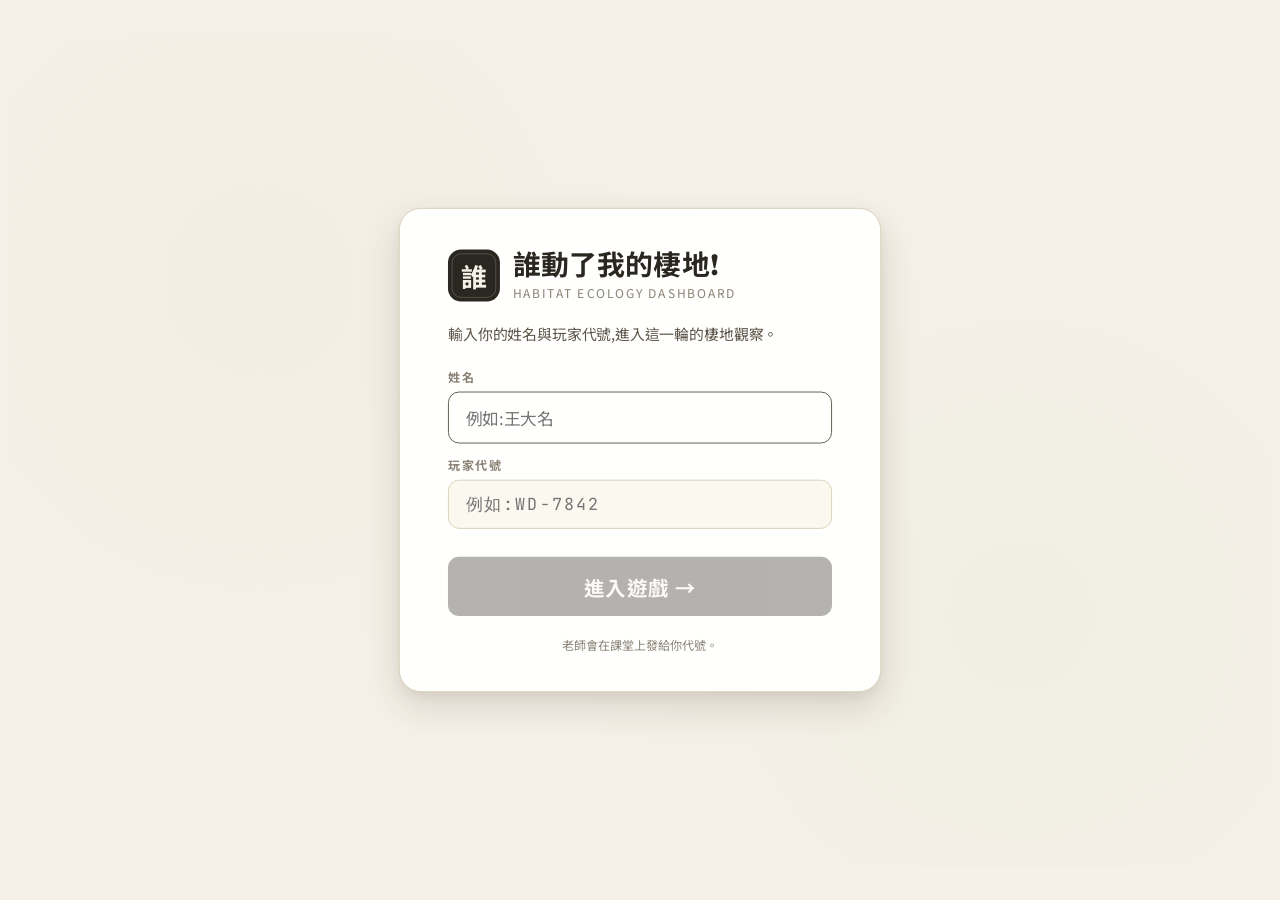
<file: index.html>
<!doctype html>
<html lang="zh-Hant">
<head>
  <meta charset="utf-8" />
  <meta name="viewport" content="width=1366, initial-scale=1" />
  <title>誰動了我的棲地!</title>

  <link rel="preconnect" href="https://fonts.googleapis.com" />
  <link rel="preconnect" href="https://fonts.gstatic.com" crossorigin />
  <link href="https://fonts.googleapis.com/css2?family=Noto+Sans+TC:wght@400;500;600;700;900&family=Fraunces:opsz,wght@9..144,500;9..144,700&family=JetBrains+Mono:wght@400;600&display=swap" rel="stylesheet" />

  <link rel="stylesheet" href="styles/base.css" />
  <link rel="stylesheet" href="styles/topbar.css" />
  <link rel="stylesheet" href="styles/login.css" />
  <link rel="stylesheet" href="styles/action-screen.css" />
  <link rel="stylesheet" href="styles/habitat-map.css" />
  <link rel="stylesheet" href="styles/chat.css" />
  <link rel="stylesheet" href="styles/report-screen.css" />
</head>
<body>
  <div id="hd-stage" class="hd-stage"></div>

  <!-- 載入順序:設定 → 工具 → 資料 → 元件 → 路由 → 入口 -->
  <script defer src="js/config.js"></script>
  <script defer src="js/session.js"></script>
  <script defer src="js/data.js"></script>
  <script defer src="js/icons.js"></script>
  <script defer src="js/state.js"></script>
  <script defer src="js/api.js"></script>
  <script defer src="js/components/topbar.js"></script>
  <script defer src="js/components/timer.js"></script>
  <script defer src="js/components/login.js"></script>
  <script defer src="js/components/habitat-map.js"></script>
  <script defer src="js/components/side-panel.js"></script>
  <script defer src="js/components/action-panel.js"></script>
  <script defer src="js/components/queue-panel.js"></script>
  <script defer src="js/components/chat.js"></script>
  <script defer src="js/components/action-screen.js"></script>
  <script defer src="js/components/survival-report.js"></script>
  <script defer src="js/router.js"></script>
  <script defer src="js/main.js"></script>
</body>
</html>
</file>
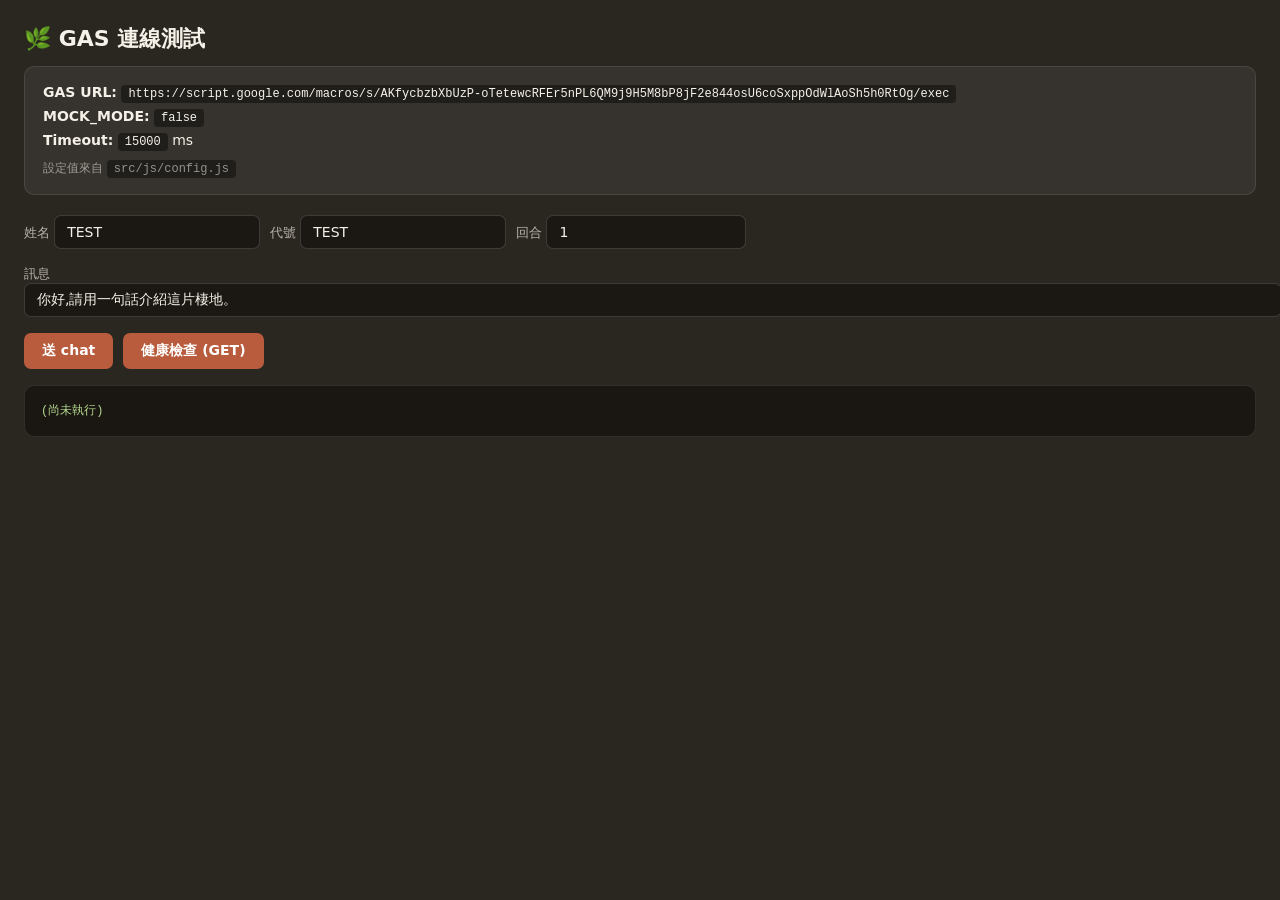
<file: api-test.html>
<!doctype html>
<html lang="zh-Hant">
<head>
  <meta charset="utf-8" />
  <meta name="viewport" content="width=900, initial-scale=1" />
  <title>GAS 連線測試 — 誰動了我的棲地!</title>
  <style>
    body {
      margin: 0; padding: 24px;
      font-family: "Noto Sans TC", system-ui, sans-serif;
      background: #2A2620; color: #F5F1E8;
    }
    h1 { margin: 0 0 12px; font-size: 22px; }
    .config {
      background: rgba(255,255,255,.06);
      border: 1px solid rgba(255,255,255,.1);
      border-radius: 10px;
      padding: 14px 18px;
      margin-bottom: 20px;
      font-size: 14px;
      line-height: 1.7;
    }
    .config code {
      background: rgba(0,0,0,.4);
      padding: 2px 7px;
      border-radius: 4px;
      font-family: "JetBrains Mono", monospace;
      font-size: 12px;
      word-break: break-all;
    }
    .row {
      display: flex; gap: 10px; flex-wrap: wrap;
      margin-bottom: 16px; align-items: center;
    }
    label { font-size: 13px; color: rgba(245,241,232,.7); }
    input {
      background: rgba(0,0,0,.35);
      border: 1px solid rgba(255,255,255,.15);
      border-radius: 7px;
      padding: 8px 12px;
      color: #F5F1E8;
      font-family: inherit;
      font-size: 14px;
      min-width: 180px;
      outline: none;
    }
    input:focus { border-color: #B85C3D; }
    button {
      background: #B85C3D; color: white;
      border: 0; border-radius: 7px;
      padding: 9px 18px;
      font-family: inherit; font-size: 14px; font-weight: 700;
      cursor: pointer;
      transition: background .15s;
    }
    button:hover { background: #9F4A2E; }
    button:disabled { opacity: .4; cursor: not-allowed; }
    pre {
      background: #1a1612;
      border: 1px solid rgba(255,255,255,.1);
      border-radius: 10px;
      padding: 16px;
      font-family: "JetBrains Mono", monospace;
      font-size: 12px;
      line-height: 1.55;
      color: #B5D88E;
      max-height: 60vh;
      overflow: auto;
      white-space: pre-wrap;
      word-break: break-word;
    }
    .err { color: #E89579; }
    .ok  { color: #B5D88E; }
    .meta { color: rgba(245,241,232,.55); font-size: 12px; }
  </style>
</head>
<body>
  <h1>🌿 GAS 連線測試</h1>

  <div class="config">
    <div><strong>GAS URL:</strong> <code id="cfgUrl">…</code></div>
    <div><strong>MOCK_MODE:</strong> <code id="cfgMock">…</code></div>
    <div><strong>Timeout:</strong> <code id="cfgTimeout">…</code> ms</div>
    <div class="meta" style="margin-top:6px">設定值來自 <code>src/js/config.js</code></div>
  </div>

  <div class="row">
    <label>姓名 <input id="inName" value="TEST" /></label>
    <label>代號 <input id="inCode" value="TEST" /></label>
    <label>回合 <input id="inRound" value="1" type="number" min="1" style="min-width:70px" /></label>
  </div>
  <div class="row">
    <label style="flex:1">訊息 <input id="inMsg" value="你好,請用一句話介紹這片棲地。" style="width:100%" /></label>
  </div>
  <div class="row">
    <button id="btnChat">送 chat</button>
    <button id="btnHealth">健康檢查 (GET)</button>
    <span class="meta" id="elapsed"></span>
  </div>

  <pre id="output">(尚未執行)</pre>

  <script src="js/config.js"></script>
  <script>
    var cfgUrl     = document.getElementById("cfgUrl");
    var cfgMock    = document.getElementById("cfgMock");
    var cfgTimeout = document.getElementById("cfgTimeout");
    var output     = document.getElementById("output");
    var elapsed    = document.getElementById("elapsed");

    cfgUrl.textContent     = window.HD_CONFIG.GAS_URL || "(未設定)";
    cfgMock.textContent    = String(window.HD_CONFIG.MOCK_MODE);
    cfgTimeout.textContent = window.HD_CONFIG.REQUEST_TIMEOUT_MS;

    function print(label, obj, cls) {
      var s = typeof obj === "string" ? obj : JSON.stringify(obj, null, 2);
      output.className = cls || "";
      output.textContent = "[" + new Date().toLocaleTimeString() + "] " + label + "\n\n" + s;
    }

    async function runChat() {
      var btn = document.getElementById("btnChat");
      btn.disabled = true;
      var t0 = performance.now();
      print("送出中…", "");
      try {
        var body = JSON.stringify({
          action:      "chat",
          name:        document.getElementById("inName").value,
          player_code: document.getElementById("inCode").value,
          message:     document.getElementById("inMsg").value,
          round:       Number(document.getElementById("inRound").value) || 1,
        });
        var res = await fetch(window.HD_CONFIG.GAS_URL, {
          method:  "POST",
          headers: { "Content-Type": "text/plain;charset=utf-8" },
          body:    body,
        });
        var ms   = Math.round(performance.now() - t0);
        elapsed.textContent = "耗時 " + ms + " ms · HTTP " + res.status;
        var text = await res.text();
        try {
          var json = JSON.parse(text);
          print("回應 JSON:", json, json.ok ? "ok" : "err");
        } catch (_) {
          print("回應(非 JSON):", text, "err");
        }
      } catch (err) {
        var ms = Math.round(performance.now() - t0);
        elapsed.textContent = "耗時 " + ms + " ms";
        print("錯誤:", err.message || String(err), "err");
      } finally {
        btn.disabled = false;
      }
    }

    async function runHealth() {
      var btn = document.getElementById("btnHealth");
      btn.disabled = true;
      var t0 = performance.now();
      print("送出中…", "");
      try {
        var res = await fetch(window.HD_CONFIG.GAS_URL, { method: "GET" });
        var ms   = Math.round(performance.now() - t0);
        elapsed.textContent = "耗時 " + ms + " ms · HTTP " + res.status;
        var text = await res.text();
        try {
          var json = JSON.parse(text);
          print("回應 JSON:", json, json.ok ? "ok" : "err");
        } catch (_) {
          print("回應(非 JSON):", text, "err");
        }
      } catch (err) {
        elapsed.textContent = "";
        print("錯誤:", err.message || String(err), "err");
      } finally {
        btn.disabled = false;
      }
    }

    document.getElementById("btnChat").addEventListener("click", runChat);
    document.getElementById("btnHealth").addEventListener("click", runHealth);
  </script>
</body>
</html>
</file>
<file: styles/base.css>
/* ============================================================
   誰動了我的棲地! — 基礎樣式
   - CSS 變數整段沿用 reference/project/styles.css 的 :root
   - 舞台尺寸調整為 1180×820,字級從 22 縮為 19
   ============================================================ */

:root {
  /* 棲地主題色 */
  --hd-color-wetland:   #6B9E7F;
  --hd-color-forest:    #4A7C59;
  --hd-color-urban:     #8B92A8;
  --hd-color-port:      #5B7A99;

  /* 六色族群 */
  --hd-species-red:     #C8553D;
  --hd-species-green:   #6B9E47;
  --hd-species-yellow:  #D9A441;
  --hd-species-brown:   #8B6B47;
  --hd-species-blue:    #4A7BA6;
  --hd-species-purple:  #8B5A9F;

  /* 紙張/墨色系 */
  --hd-paper:           #F5F1E8;
  --hd-paper-dark:      #EBE4D3;
  --hd-card:            #FFFFFE;
  --hd-card-soft:       #FBF8F0;
  --hd-ink:             #2A2620;
  --hd-ink-soft:        #5C5448;
  --hd-ink-muted:       #8A8275;
  --hd-line:            #D9CFB8;
  --hd-line-soft:       #E8E0CC;

  /* 強調色 */
  --hd-accent:          #B85C3D;
  --hd-accent-soft:     #E8C9A8;
  --hd-warning:         #C77A2E;
  --hd-danger:          #B53C2E;
  --hd-success:         #5B8C3F;
  --hd-mist:            #2A2433;

  /* 字體 */
  --hd-font-sans:    "Noto Sans TC", system-ui, -apple-system, sans-serif;
  --hd-font-display: "Fraunces", "Noto Sans TC", serif;
  --hd-font-mono:    "JetBrains Mono", ui-monospace, monospace;

  /* 圓角 */
  --hd-radius-sm: 7px;
  --hd-radius:    12px;
  --hd-radius-lg: 17px;
  --hd-radius-xl: 24px;

  /* 陰影 */
  --hd-shadow-sm: 0 1px 2px rgba(60,46,20,.06), 0 1px 1px rgba(60,46,20,.04);
  --hd-shadow:    0 3px 8px rgba(60,46,20,.08), 0 1px 3px rgba(60,46,20,.06);
  --hd-shadow-lg: 0 16px 40px rgba(60,46,20,.14), 0 6px 12px rgba(60,46,20,.06);

  /* 舞台尺寸(平板版 1366×900) */
  --hd-stage-w: 1366px;
  --hd-stage-h: 900px;
  --hd-topbar-h: 72px;
}

* { box-sizing: border-box; }

html, body {
  margin: 0; padding: 0;
  background: var(--hd-paper);
  font-family: var(--hd-font-sans);
  color: var(--hd-ink);
  font-size: 16px;
  -webkit-font-smoothing: antialiased;
  text-rendering: optimizeLegibility;
  /* 視窗鎖在 100vh,杜絕 body 因為 stage layout box 而撐高 */
  height: 100vh;
  overflow: hidden;
}

/* 舞台:固定 1180×820 layout box,由 main.js 算 scale 比例
   用 position: fixed + translate(-50%, -50%) 脫離 body 的 layout flow,
   這樣即使 layout box 比視窗大也不會把 body 撐高 / 出現滾動條 */
.hd-stage {
  position: fixed;
  left: 50%;
  top: 50%;
  width: var(--hd-stage-w);
  height: var(--hd-stage-h);
  background: var(--hd-paper);
  overflow: hidden;
  box-shadow: none;
  border-radius: 0;
  transform-origin: center center;
  /* 預設先擺到中間,實際 scale 由 main.js 套上 */
  transform: translate(-50%, -50%) scale(1);
}

/* 紙張紋理(輕微噪點) */
.hd-stage::before {
  content: "";
  position: absolute; inset: 0;
  pointer-events: none;
  background-image:
    radial-gradient(circle at 20% 30%, rgba(184,156,108,.04) 0%, transparent 40%),
    radial-gradient(circle at 80% 70%, rgba(110,140,90,.03) 0%, transparent 40%);
  z-index: 0;
}

/* ============================================================
   通用 pill / section label / scrollbar
   ============================================================ */
.hd-pill {
  display: inline-flex; align-items: center; gap: 10px;
  padding: 9px 18px;
  background: var(--hd-card);
  border: 1px solid var(--hd-line);
  border-radius: 999px;
  font-size: 16px;
  color: var(--hd-ink-soft);
  white-space: nowrap;
}
.hd-pill__label {
  font-size: 13px;
  letter-spacing: .12em;
  text-transform: uppercase;
  color: var(--hd-ink-muted);
  white-space: nowrap;
}
.hd-pill__value {
  font-weight: 600;
  color: var(--hd-ink);
  font-variant-numeric: tabular-nums;
}

.hd-section-label {
  font-size: 13px;
  letter-spacing: .14em;
  text-transform: uppercase;
  color: var(--hd-ink-muted);
  font-weight: 700;
  margin: 0 0 4px;
  padding: 0 4px;
  display: flex; justify-content: space-between; align-items: center;
  white-space: nowrap;
}

/* 共用滾動條樣式 */
.hd-scroll::-webkit-scrollbar { width: 6px; }
.hd-scroll::-webkit-scrollbar-thumb {
  background: var(--hd-line);
  border-radius: 3px;
}
</file>
<file: styles/topbar.css>
/* ============================================================
   TopBar — 頂部玩家狀態列
   高度 72px(平板版),小字最低 13px
   ============================================================ */

.hd-topbar {
  position: relative;
  z-index: 5;
  height: var(--hd-topbar-h);
  padding: 0 28px;
  display: grid;
  grid-template-columns: auto 1fr auto;
  align-items: center;
  gap: 22px;
  background: linear-gradient(180deg, var(--hd-card-soft) 0%, transparent 100%);
  border-bottom: 1px solid var(--hd-line-soft);
}

.hd-topbar__brand { display: flex; align-items: center; gap: 14px; }
.hd-topbar__logo {
  width: 50px; height: 50px;
  border-radius: 13px;
  background: var(--hd-ink);
  color: var(--hd-paper);
  display: grid; place-items: center;
  font-family: var(--hd-font-display);
  font-weight: 700; font-size: 26px;
  position: relative;
}
.hd-topbar__logo::after {
  content: "";
  position: absolute; inset: 4px;
  border: 1px solid rgba(255,255,255,.2);
  border-radius: 9px;
}

.hd-topbar__title {
  font-family: var(--hd-font-display);
  font-weight: 700;
  font-size: 26px;
  letter-spacing: .02em;
  color: var(--hd-ink);
  margin: 0;
  line-height: 1.1;
  white-space: nowrap;
}
.hd-topbar__subtitle {
  font-size: 13px;
  letter-spacing: .18em;
  text-transform: uppercase;
  color: var(--hd-ink-muted);
  margin-top: 3px;
  white-space: nowrap;
}

.hd-topbar__player {
  display: flex; align-items: center; gap: 10px;
  justify-content: flex-end;
}

/* MOCK 模式指示器 */
.hd-pill--mock {
  background: rgba(199, 122, 46, .15);
  border-color: var(--hd-warning);
  color: var(--hd-warning);
  font-family: var(--hd-font-mono);
  font-size: 13px;
  font-weight: 700;
  letter-spacing: .14em;
  padding: 5px 10px;
}

/* 倒數計時 pill */
.hd-pill--timer .hd-pill__value {
  font-family: var(--hd-font-mono);
  font-variant-numeric: tabular-nums;
  min-width: 56px;
  text-align: center;
}
.hd-pill--timer.hd-pill--low {
  border-color: var(--hd-warning);
  color: var(--hd-warning);
}
.hd-pill--timer.hd-pill--low .hd-pill__value { color: var(--hd-warning); }
.hd-pill--timer.hd-pill--zero {
  border-color: var(--hd-danger);
  background: rgba(181, 60, 46, .08);
  animation: hd-timer-flash 1.2s ease-in-out infinite;
}
.hd-pill--timer.hd-pill--zero .hd-pill__value,
.hd-pill--timer.hd-pill--zero .hd-pill__label { color: var(--hd-danger); }

@keyframes hd-timer-flash {
  0%, 100% { opacity: 1; }
  50%      { opacity: .55; }
}

/* 環形 AP 進度 */
.hd-roundgauge { display: flex; align-items: center; gap: 10px; }
.hd-roundgauge__ring {
  position: relative;
  width: 48px; height: 48px;
}
.hd-roundgauge__center {
  position: absolute; inset: 0;
  display: grid; place-items: center;
  font-family: var(--hd-font-display);
  font-weight: 700;
  font-size: 22px;
  color: var(--hd-ink);
}
.hd-roundgauge__meta {
  font-size: 13px;
  color: var(--hd-ink-muted);
  letter-spacing: .08em;
  text-transform: uppercase;
  white-space: nowrap;
}
.hd-roundgauge__big {
  font-size: 14px;
  color: var(--hd-ink-soft);
  font-weight: 600;
  white-space: nowrap;
}
</file>
<file: styles/login.css>
/* ============================================================
   登入畫面(原始尺寸,小字最低 13px)
   ============================================================ */

.hd-login {
  position: relative;
  z-index: 1;
  width: 100%; height: 100%;
  display: flex; align-items: center; justify-content: center;
}

.hd-login__card {
  width: 520px;
  background: var(--hd-card);
  border: 1px solid var(--hd-line);
  border-radius: var(--hd-radius-xl);
  padding: 44px 52px 40px;
  box-shadow: var(--hd-shadow-lg);
  display: flex; flex-direction: column; gap: 22px;
}

.hd-login__brand {
  display: flex; align-items: center; gap: 14px;
}
.hd-login__logo {
  width: 56px; height: 56px;
  border-radius: 14px;
  background: var(--hd-ink);
  color: var(--hd-paper);
  display: grid; place-items: center;
  font-family: var(--hd-font-display);
  font-weight: 700;
  font-size: 28px;
  position: relative;
}
.hd-login__logo::after {
  content: "";
  position: absolute; inset: 4px;
  border: 1px solid rgba(255,255,255,.2);
  border-radius: 10px;
}
.hd-login__brand-text { display: flex; flex-direction: column; }
.hd-login__title {
  font-family: var(--hd-font-display);
  font-weight: 700;
  font-size: 30px;
  color: var(--hd-ink);
  margin: 0;
  line-height: 1.1;
  letter-spacing: .01em;
}
.hd-login__kicker {
  font-size: 13px;
  letter-spacing: .14em;
  text-transform: uppercase;
  color: var(--hd-ink-muted);
  margin-top: 4px;
}

.hd-login__subtitle {
  font-size: 16px;
  color: var(--hd-ink-soft);
  line-height: 1.55;
  margin: 0;
}

.hd-login__fields {
  display: flex; flex-direction: column;
  gap: 14px;
  margin-top: 4px;
}
.hd-login__field { display: flex; flex-direction: column; gap: 6px; }
.hd-login__label {
  font-size: 13px;
  letter-spacing: .14em;
  text-transform: uppercase;
  color: var(--hd-ink-muted);
  font-weight: 700;
}
.hd-login__input {
  padding: 14px 18px;
  border: 1px solid var(--hd-line);
  border-radius: var(--hd-radius);
  background: var(--hd-card-soft);
  color: var(--hd-ink);
  font-family: inherit;
  font-size: 18px;
  outline: none;
  transition: border-color .15s, background .15s;
}
.hd-login__input:focus {
  border-color: var(--hd-ink-soft);
  background: var(--hd-card);
}
.hd-login__input--code {
  font-family: var(--hd-font-mono);
  letter-spacing: .12em;
  text-transform: uppercase;
}

.hd-login__submit {
  margin-top: 8px;
  background: var(--hd-ink);
  color: var(--hd-paper);
  border: 0;
  border-radius: var(--hd-radius);
  padding: 16px 20px;
  font-family: var(--hd-font-display);
  font-weight: 700;
  font-size: 22px;
  letter-spacing: .04em;
  cursor: pointer;
  transition: background .15s, transform .15s;
}
.hd-login__submit:hover  { background: #16120c; transform: translateY(-1px); }
.hd-login__submit:disabled {
  opacity: .35; cursor: not-allowed; transform: none;
}
.hd-login__submit.is-loading {
  cursor: wait;
  opacity: .65;
}

/* 錯誤訊息 */
.hd-login__error {
  display: none;
  padding: 11px 14px;
  background: rgba(181, 60, 46, .08);
  border: 1px solid var(--hd-danger);
  border-radius: var(--hd-radius);
  color: var(--hd-danger);
  font-size: 14px;
  line-height: 1.5;
}
.hd-login__error.is-visible { display: block; }

.hd-login__hint {
  font-size: 13px;
  color: var(--hd-ink-muted);
  text-align: center;
  margin: 0;
}
</file>
<file: styles/action-screen.css>
/* ============================================================
   行動階段 — 平板兩欄式骨架(原始尺寸,小字最低 13px,不爆版)
   左 .hd-main  : 上=地圖, 下=底列三張卡(棲地詳情 / 族群分布+性狀 / AI 對話)
   右 .hd-side  : 行動選擇 4 張卡 + 已選擇佇列 + 展開行動
   ============================================================ */

.hd-shell {
  position: relative;
  z-index: 1;
  height: calc(100% - var(--hd-topbar-h));
  display: grid;
  grid-template-columns: 1fr 380px;
  gap: 14px;
  padding: 14px 18px 18px;
  overflow: hidden;
}

/* ---------- 左大欄 ---------- */
.hd-main {
  display: grid;
  /* 把底列拉到 1.4/1 的比例,讓左卡可以塞下「資源 + 族群分佈 2 欄」 */
  grid-template-rows: minmax(0, 1.4fr) minmax(0, 1fr);
  gap: 14px;
  min-height: 0;
  min-width: 0;
}

/* 底列 — 三張卡(左:資源+族群分佈 / 中:我的狀態 / 右:AI 對話) */
.hd-botrow {
  display: grid;
  grid-template-columns: 1.2fr 0.9fr 1.5fr;
  gap: 14px;
  min-height: 0;
  min-width: 0;
}
.hd-card {
  background: var(--hd-card);
  border: 1px solid var(--hd-line-soft);
  border-radius: var(--hd-radius-lg);
  padding: 12px 14px;
  display: flex;
  flex-direction: column;
  gap: 8px;
  min-height: 0;
  min-width: 0;
  overflow: hidden;
}
.hd-botrow > .hd-chat { padding: 0; }

/* ── 棲地詳情卡 ── */
.hd-detail__head { display: flex; align-items: center; gap: 10px; }
.hd-detail__icon {
  width: 38px; height: 38px;
  border-radius: 10px;
  background: var(--hd-habitat-color, var(--hd-color-wetland));
  color: white;
  display: grid; place-items: center;
  flex-shrink: 0;
}
.hd-detail__name {
  font-family: var(--hd-font-display);
  font-weight: 700; font-size: 21px;
  color: var(--hd-ink); line-height: 1.05;
  white-space: nowrap;
}
.hd-detail__capacity {
  font-size: 13px; color: var(--hd-ink-muted);
  margin-top: 3px; white-space: nowrap;
}
.hd-detail__capacity strong {
  font-family: var(--hd-font-display);
  font-size: 16px; font-weight: 700;
  color: var(--hd-ink-soft);
  margin: 0 2px;
}

/* 資源條 */
.hd-resources { display: flex; flex-direction: column; gap: 5px; }
.hd-resource { display: flex; flex-direction: column; gap: 3px; }
.hd-resource__head { display: flex; align-items: center; justify-content: space-between; }
.hd-resource__label {
  display: flex; align-items: center; gap: 7px;
  font-size: 14px; font-weight: 500;
  color: var(--hd-ink-soft);
}
.hd-resource__icon {
  width: 20px; height: 20px;
  display: grid; place-items: center;
  color: var(--hd-ink-soft);
}
.hd-resource__pct {
  font-family: var(--hd-font-display);
  font-weight: 700; font-size: 19px;
  color: var(--hd-ink);
  font-variant-numeric: tabular-nums;
}
.hd-resource__pct small {
  font-size: 13px; color: var(--hd-ink-muted);
  font-weight: 500; margin-left: 2px;
}
.hd-resource__bar {
  height: 6px;
  background: var(--hd-paper-dark);
  border-radius: 3px;
  overflow: hidden;
}
.hd-resource__bar-fill {
  height: 100%; border-radius: 3px;
  transition: width .4s ease;
}
.hd-resource--low  .hd-resource__bar-fill { background: var(--hd-danger); }
.hd-resource--mid  .hd-resource__bar-fill { background: var(--hd-warning); }
.hd-resource--high .hd-resource__bar-fill { background: var(--hd-success); }

/* ── 族群分佈(底列左卡內) ── */
.hd-section-title {
  font-family: var(--hd-font-display);
  font-weight: 700; font-size: 18px;
  color: var(--hd-ink); margin: 0;
}
.hd-popmini {
  display: flex; flex-direction: column;
  gap: 3px;
  padding-top: 6px;
  border-top: 1px dashed var(--hd-line);
}
.hd-popmini__title {
  font-family: var(--hd-font-display);
  font-weight: 700; font-size: 14px;
  color: var(--hd-ink); margin: 0;
}
.hd-popmini__rows { display: flex; flex-direction: column; gap: 2px; min-height: 0; }
/* 2 欄版(底列左卡用):列以 grid 平均填兩欄,自動換行 */
.hd-popmini__rows--2col {
  display: grid;
  grid-template-columns: 1fr 1fr;
  column-gap: 12px;
  row-gap: 1px;
}
.hd-popmini__row {
  display: grid;
  grid-template-columns: 11px 1fr auto;
  align-items: center;
  gap: 7px;
  padding: 2px 0;
  min-width: 0;
}
.hd-popmini__dot { width: 10px; height: 10px; border-radius: 999px; flex-shrink: 0; }
.hd-popmini__name {
  font-size: 13px; color: var(--hd-ink-soft);
  white-space: nowrap; overflow: hidden; text-overflow: ellipsis;
}
.hd-popmini__num {
  font-family: var(--hd-font-mono);
  font-weight: 600; font-size: 14px;
  color: var(--hd-ink);
  font-variant-numeric: tabular-nums;
}

/* ── 我的狀態卡(底列中卡) ── */
.hd-mystatus__rows {
  display: flex; flex-direction: column;
  gap: 2px;
}
.hd-mystatus__row {
  display: flex; align-items: baseline; justify-content: space-between;
  padding: 5px 2px;
  border-bottom: 1px dashed var(--hd-line-soft);
}
.hd-mystatus__row:last-child { border-bottom: 0; }
.hd-mystatus__lbl {
  font-family: var(--hd-font-display);
  font-weight: 600;
  font-size: 15px;
  color: var(--hd-ink-soft);
  letter-spacing: .04em;
}
.hd-mystatus__val {
  font-family: var(--hd-font-display);
  font-weight: 700;
  font-size: 22px;
  color: var(--hd-ink);
  font-variant-numeric: tabular-nums;
  line-height: 1;
}
.hd-mystatus__val--text {
  font-size: 17px;
  color: var(--hd-success);
}

.hd-traits__divider {
  border-top: 1px dashed var(--hd-line);
  padding-top: 7px;
  margin-top: auto;
}
.hd-traits__divider .hd-section-label {
  font-size: 13px; letter-spacing: .14em;
  color: var(--hd-ink-muted); font-weight: 700;
  margin: 0 0 5px; padding: 0;
}
.hd-traits__list {
  display: flex; gap: 5px; flex-wrap: wrap;
}
.hd-trait {
  display: inline-flex; align-items: center; gap: 5px;
  padding: 4px 10px 4px 8px;
  background: var(--hd-card-soft);
  border: 1px solid var(--hd-line);
  border-radius: 999px;
  font-size: 13px; color: var(--hd-ink-soft);
  white-space: nowrap;
}
.hd-trait__dot {
  width: 7px; height: 7px; border-radius: 999px;
  background: var(--hd-success);
}
.hd-trait--locked { opacity: .45; border-style: dashed; }
.hd-trait--locked .hd-trait__dot { background: var(--hd-ink-muted); }

/* ============================================================
   右側欄 — 行動選擇 + 佇列
   ============================================================ */
.hd-side {
  display: flex; flex-direction: column;
  gap: 14px;
  min-height: 0;
}

/* 行動選擇區(label + 4 張卡垂直堆疊) */
.hd-actbar {
  display: flex; flex-direction: column;
  gap: 8px;
  flex-shrink: 0;
}
.hd-actbar__head { padding: 0 4px; }
.hd-actbar__lbl {
  font-size: 13px;
  letter-spacing: .14em;
  color: var(--hd-ink-muted);
  font-weight: 700;
}
.hd-actbar__row {
  display: flex; flex-direction: column;
  gap: 8px;
}

/* 單張行動卡 */
.hd-action {
  background: var(--hd-card);
  border: 1.5px solid var(--hd-line-soft);
  border-radius: var(--hd-radius);
  padding: 11px 16px;
  display: grid;
  grid-template-columns: 40px 1fr auto;
  column-gap: 14px; row-gap: 8px;
  align-items: center;
  cursor: pointer;
  font-family: inherit;
  text-align: left;
  transition: border-color .18s, background .18s, transform .15s;
  position: relative;
  min-width: 0;
}
.hd-action:hover { border-color: var(--hd-ink-muted); transform: translateY(-1px); }
.hd-action--disabled { opacity: .4; cursor: not-allowed; }
.hd-action--disabled:hover { transform: none; border-color: var(--hd-line-soft); }
.hd-action__icon {
  width: 40px; height: 40px;
  border-radius: 11px;
  background: var(--hd-paper);
  color: var(--hd-ink);
  display: grid; place-items: center;
}
.hd-action__body {
  display: flex; flex-direction: column; gap: 2px;
  min-width: 0;
}
.hd-action__name {
  font-family: var(--hd-font-display);
  font-weight: 700; font-size: 19px;
  color: var(--hd-ink); line-height: 1.1;
  white-space: nowrap;
}
.hd-action__desc {
  font-size: 13px;
  color: var(--hd-ink-muted);
  line-height: 1.35;
}
.hd-action__cost {
  font-family: var(--hd-font-display);
  font-weight: 700; font-size: 22px;
  color: var(--hd-ink-soft);
  display: flex; flex-direction: column; align-items: center;
  font-variant-numeric: tabular-nums;
  line-height: 1;
}
.hd-action__cost small {
  font-size: 13px;
  letter-spacing: .12em;
  color: var(--hd-ink-muted);
  font-weight: 700;
  margin-top: 3px;
}

/* 遷移卡 */
.hd-action--migrate { cursor: default; }
.hd-action--migrate:hover { transform: none; border-color: var(--hd-line-soft); }
.hd-action__subs {
  grid-column: 2 / 4;
  display: flex; gap: 8px;
  margin-top: 2px;
}
.hd-action__sub {
  flex: 1;
  background: var(--hd-paper);
  border: 1px solid var(--hd-line);
  border-radius: 9px;
  padding: 7px 12px;
  font-family: inherit;
  font-size: 14px;
  color: var(--hd-ink);
  cursor: pointer;
  display: inline-flex; align-items: center; justify-content: center; gap: 6px;
  transition: background .15s, border-color .15s, transform .15s;
}
.hd-action__sub:hover:not(:disabled) {
  background: var(--hd-ink); color: var(--hd-paper);
  border-color: var(--hd-ink);
  transform: translateY(-1px);
}
.hd-action__sub:disabled { opacity: .4; cursor: not-allowed; }
.hd-action__sub-arrow { font-weight: 700; color: var(--hd-ink-muted); }
.hd-action__sub:hover:not(:disabled) .hd-action__sub-arrow { color: var(--hd-paper); }
.hd-action__sub-name { font-family: var(--hd-font-display); font-weight: 700; }

/* ── 已選擇佇列 ── */
.hd-queue {
  flex: 1;
  display: flex; flex-direction: column;
  gap: 10px;
  min-height: 0;
}
.hd-queue__head {
  background: var(--hd-card);
  border: 1.5px solid var(--hd-line);
  border-radius: var(--hd-radius);
  padding: 12px 16px;
  display: flex; flex-direction: column; gap: 4px;
  flex-shrink: 0;
}
.hd-queue__title {
  font-family: var(--hd-font-display);
  font-weight: 700; font-size: 19px;
  color: var(--hd-ink);
}
.hd-queue__meta {
  display: flex; align-items: center; justify-content: space-between;
  font-size: 13px; color: var(--hd-ink-muted);
}
.hd-queue__count {
  font-family: var(--hd-font-mono);
  font-weight: 700; color: var(--hd-ink-soft);
  font-size: 15px;
}
.hd-queue__count::after {
  content: " 項";
  font-family: var(--hd-font-sans);
  font-weight: 400; margin-left: 1px;
}
.hd-queue__cost {
  font-family: var(--hd-font-mono);
  font-size: 14px;
}

.hd-queue__list {
  flex: 1; min-height: 0;
  overflow-y: auto;
  display: flex; flex-direction: column; gap: 6px;
  padding-right: 2px;
}
.hd-queue__empty {
  background: var(--hd-card);
  border: 1px dashed var(--hd-line);
  border-radius: var(--hd-radius);
  padding: 18px 14px;
  text-align: center;
  font-size: 13px;
  color: var(--hd-ink-muted);
  line-height: 1.6;
}
.hd-queue__item {
  background: var(--hd-card);
  border: 1.5px solid var(--hd-line-soft);
  border-radius: var(--hd-radius);
  padding: 0 14px;
  height: 44px;
  display: grid;
  grid-template-columns: 24px 1fr auto 18px;
  align-items: center;
  gap: 10px;
  font-family: inherit;
  text-align: left;
  cursor: pointer;
  transition: border-color .15s, background .15s, transform .15s;
}
.hd-queue__item:hover {
  border-color: var(--hd-danger);
  background: rgba(181, 60, 46, .05);
}
.hd-queue__item:hover .hd-queue__x { color: var(--hd-danger); opacity: 1; }
.hd-queue__idx {
  font-family: var(--hd-font-mono);
  font-size: 13px; font-weight: 700;
  color: var(--hd-ink-muted);
  text-align: center;
}
.hd-queue__text {
  font-family: var(--hd-font-display);
  font-weight: 700; font-size: 16px;
  color: var(--hd-ink);
  white-space: nowrap; overflow: hidden; text-overflow: ellipsis;
}
.hd-queue__item--migrate .hd-queue__text { color: var(--hd-color-port, var(--hd-ink-soft)); }
.hd-queue__ap {
  font-family: var(--hd-font-mono);
  font-size: 13px; font-weight: 600;
  color: var(--hd-ink-muted);
  font-variant-numeric: tabular-nums;
}
.hd-queue__x {
  font-size: 20px; line-height: 1;
  color: var(--hd-ink-muted);
  opacity: .5;
  transition: color .15s, opacity .15s;
  text-align: center;
}

.hd-queue__remain {
  font-size: 13px;
  color: var(--hd-ink-soft);
  text-align: center;
  padding: 4px 0;
  flex-shrink: 0;
}
.hd-queue__remain strong {
  font-family: var(--hd-font-display);
  font-weight: 700;
  font-size: 18px;
  color: var(--hd-ink);
  margin: 0 2px;
}

.hd-execute {
  background: var(--hd-ink);
  color: var(--hd-paper);
  border: 0;
  border-radius: var(--hd-radius);
  padding: 16px 20px;
  font-family: var(--hd-font-display);
  font-weight: 700; font-size: 22px;
  cursor: pointer;
  letter-spacing: .04em;
  display: flex; align-items: center; justify-content: space-between; gap: 10px;
  flex-shrink: 0;
  transition: transform .18s, background .18s;
}
.hd-execute:hover:not(:disabled) { transform: translateY(-1px); background: #16120c; }
.hd-execute:disabled { opacity: .35; cursor: not-allowed; transform: none; }
.hd-execute__cost {
  font-family: var(--hd-font-mono);
  font-size: 14px; font-weight: 600;
  background: rgba(255,255,255,.14);
  padding: 5px 11px;
  border-radius: 7px;
}
</file>
<file: styles/habitat-map.css>
/* ============================================================
   棲地地圖 — 2×2 大格,底圖切自 map.png 四象限
   平板版:由 .hd-main grid 撐高(不再寫死像素高度)
   ============================================================ */

.hd-map {
  display: grid;
  grid-template-columns: 1fr 1fr;
  grid-template-rows: 1fr 1fr;
  gap: 8px;
  padding: 8px;
  background: var(--hd-card);
  border: 1.5px solid var(--hd-line);
  border-radius: var(--hd-radius-xl);
  box-shadow: var(--hd-shadow);
  overflow: hidden;
  position: relative;
  min-height: 0;
}

/* tile:沿用 map.png 同一張底圖,以 background-position 切四象限 */
.hd-tile {
  position: relative;
  border-radius: var(--hd-radius-lg);
  overflow: hidden;
  cursor: pointer;
  border: 3px solid transparent;
  transition: border-color .2s, transform .2s;
  background-image: url("../assets/map.png");
  background-size: 200% 200%;
  background-repeat: no-repeat;
}
.hd-tile:hover { transform: scale(0.998); }
.hd-tile--active {
  border-color: var(--hd-ink);
  box-shadow: inset 0 0 0 1px rgba(255,255,255,.6);
}

/* 四象限:image.png 是 600×360,左上濕地、右上森林、左下都會、右下港口 */
.hd-tile--wetland { background-position:   0%   0%; }
.hd-tile--forest  { background-position: 100%   0%; }
.hd-tile--urban   { background-position:   0% 100%; }
.hd-tile--port    { background-position: 100% 100%; }

/* 棲地名稱(右上角) */
.hd-tile__name {
  position: absolute;
  top: 14px; right: 14px;
  padding: 6px 14px;
  background: rgba(245, 241, 232, .92);
  border-radius: 999px;
  font-family: var(--hd-font-display);
  font-weight: 700;
  font-size: 16px;
  color: var(--hd-ink);
  z-index: 3;
  -webkit-backdrop-filter: blur(4px);
  backdrop-filter: blur(4px);
  white-space: nowrap;
}

/* 你的族群:N 徽章(左上角) */
.hd-tile__badge {
  position: absolute;
  top: 14px; left: 14px;
  padding: 8px 14px;
  background: rgba(42, 38, 32, .88);
  color: #FBF8F0;
  border-radius: 12px;
  font-family: var(--hd-font-sans);
  font-weight: 600;
  font-size: 16px;
  z-index: 3;
  display: inline-flex; align-items: center; gap: 8px;
  -webkit-backdrop-filter: blur(6px);
  backdrop-filter: blur(6px);
  box-shadow: 0 2px 6px rgba(0,0,0,.18);
  white-space: nowrap;
}
.hd-tile__badge::before {
  content: "";
  width: 10px; height: 10px;
  border-radius: 999px;
  background: var(--hd-self-color, var(--hd-species-blue));
  box-shadow: 0 0 0 2px rgba(255,255,255,.7);
}

/* 動物族群圓點 — seeded random 分布 */
.hd-tile__species-layer {
  position: absolute;
  inset: 0;
  pointer-events: none;
  z-index: 2;
}
.hd-species-pin {
  position: absolute;
  border-radius: 999px;
  border: 2px solid rgba(255,255,255,.85);
  box-shadow: 0 2px 5px rgba(0,0,0,.35);
  transform: translate(-50%, -50%);
}
.hd-species-pin--self::after {
  content: "";
  position: absolute;
  inset: -5px;
  border: 2px dashed rgba(255,255,255,.95);
  border-radius: 999px;
  animation: hd-pulse 2s ease-in-out infinite;
}
@keyframes hd-pulse {
  0%, 100% { opacity: .6; transform: scale(1); }
  50%      { opacity: 1;  transform: scale(1.08); }
}
</file>
<file: styles/chat.css>
/* ============================================================
   AI 對話視窗 — 行動階段底列第三張卡 / 反思模式右欄
   原始尺寸,小字最低 13px
   ============================================================ */

.hd-chat {
  display: flex;
  flex-direction: column;
  background: var(--hd-card);
  border: 1px solid var(--hd-line-soft);
  border-radius: var(--hd-radius-lg);
  box-shadow: var(--hd-shadow-sm);
  overflow: hidden;
  min-height: 0;
}

.hd-chat__head {
  display: flex; align-items: center; gap: 8px;
  padding: 10px 14px;
  background: var(--hd-card-soft);
  border-bottom: 1px solid var(--hd-line-soft);
}
.hd-chat__head-icon {
  width: 24px; height: 24px;
  border-radius: 7px;
  background: var(--hd-mist);
  color: #E8E0CC;
  display: grid; place-items: center;
}
.hd-chat__head-title {
  font-family: var(--hd-font-display);
  font-weight: 700;
  font-size: 16px;
  color: var(--hd-ink);
}
.hd-chat__head-sub {
  font-size: 13px;
  color: var(--hd-ink-muted);
  letter-spacing: .08em;
  text-transform: uppercase;
  margin-left: auto;
}

.hd-chat__body {
  flex: 1;
  min-height: 0;
  overflow-y: auto;
  padding: 12px 14px;
  display: flex; flex-direction: column; gap: 8px;
  background: var(--hd-paper);
}

.hd-chat__msg {
  display: flex;
  max-width: 85%;
}
.hd-chat__msg--ai   { align-self: flex-start; }
.hd-chat__msg--user { align-self: flex-end; }

.hd-chat__bubble {
  padding: 9px 13px;
  border-radius: 14px;
  font-size: 15px;
  line-height: 1.5;
  white-space: pre-wrap;
  word-break: break-word;
}
.hd-chat__msg--ai .hd-chat__bubble {
  background: var(--hd-card);
  color: var(--hd-ink);
  border: 1px solid var(--hd-line-soft);
  border-top-left-radius: 4px;
}
.hd-chat__msg--user .hd-chat__bubble {
  background: var(--hd-ink);
  color: var(--hd-paper);
  border-top-right-radius: 4px;
}

.hd-chat__form {
  display: flex; gap: 8px;
  padding: 10px 12px;
  border-top: 1px solid var(--hd-line-soft);
  background: var(--hd-card);
}
.hd-chat__input {
  flex: 1;
  padding: 10px 14px;
  border: 1px solid var(--hd-line);
  border-radius: 10px;
  background: var(--hd-card-soft);
  color: var(--hd-ink);
  font-family: inherit;
  font-size: 15px;
  outline: none;
  resize: none;
}
.hd-chat__input:focus {
  border-color: var(--hd-ink-soft);
  background: var(--hd-card);
}
.hd-chat__send {
  background: var(--hd-ink);
  color: var(--hd-paper);
  border: 0;
  border-radius: 10px;
  padding: 0 16px;
  display: inline-flex; align-items: center; gap: 6px;
  font-family: var(--hd-font-display);
  font-weight: 700;
  font-size: 15px;
  cursor: pointer;
  transition: background .15s, transform .15s;
}
.hd-chat__send:hover { background: #16120c; transform: translateY(-1px); }
.hd-chat__send:disabled { opacity: .35; cursor: not-allowed; transform: none; }

/* ── typing 指示器(AI 思考中) ── */
.hd-chat__typing {
  display: flex;
  align-items: center;
  gap: 5px;
  padding: 12px 14px !important;
}
.hd-chat__typing-dot {
  width: 7px; height: 7px;
  border-radius: 50%;
  background: var(--hd-ink-soft);
  display: inline-block;
  animation: hd-typing-bounce 1.2s ease-in-out infinite;
}
.hd-chat__typing-dot:nth-child(2) { animation-delay: .15s; }
.hd-chat__typing-dot:nth-child(3) { animation-delay: .30s; }
@keyframes hd-typing-bounce {
  0%, 80%, 100% { transform: scale(.7); opacity: .45; }
  40%           { transform: scale(1.1); opacity: 1; }
}

.hd-chat__input:disabled {
  opacity: .55;
  cursor: not-allowed;
}
</file>
<file: styles/report-screen.css>
/* ============================================================
   生存報告 — 三區式版面(反思模式為唯一版面)
   左 3/5 區:上排=族群變化(+棲地分頁) | 觸發事件
              下排=偵查報告紀錄 | 新偵查報告內容
   右 2/5 區:AI 對話(縱向貫穿,自 head 下方到 CTA 上方)
   ============================================================ */

.hd-report {
  position: relative;
  z-index: 1;
  height: calc(100% - var(--hd-topbar-h));
  padding: 14px 22px 16px;
  display: grid;
  grid-template-columns: 3fr 2fr;
  grid-template-rows: auto 1fr auto;
  gap: 12px 14px;
  overflow: hidden;
}

/* head 跨整列(回合 + 標題 + 統計卡) */
.hd-report__head {
  grid-column: 1 / -1;
  display: flex;
  align-items: flex-end;
  justify-content: space-between;
  border-bottom: 1px solid var(--hd-line);
  padding-bottom: 8px;
}
.hd-report__head-l { display: flex; align-items: baseline; gap: 16px; }
.hd-report__round {
  font-family: var(--hd-font-display);
  font-size: 46px;
  font-weight: 700;
  line-height: 1;
  color: var(--hd-ink);
  letter-spacing: -.02em;
}
.hd-report__round small {
  font-size: 17px;
  color: var(--hd-ink-muted);
  margin-left: 5px;
}
.hd-report__title-stack { display: flex; flex-direction: column; gap: 3px; }
.hd-report__kicker {
  font-size: 13px;
  letter-spacing: .2em;
  text-transform: uppercase;
  color: var(--hd-ink-muted);
  font-weight: 700;
  white-space: nowrap;
}
.hd-report__title {
  font-family: var(--hd-font-display);
  font-size: 24px;
  font-weight: 700;
  color: var(--hd-ink);
  margin: 0;
}

.hd-report-summary { display: flex; gap: 10px; }
.hd-stat-card {
  background: var(--hd-card);
  border: 1px solid var(--hd-line-soft);
  border-radius: var(--hd-radius);
  padding: 9px 14px;
  display: flex; flex-direction: column; gap: 2px;
  min-width: 120px;
}
.hd-stat-card__lbl {
  font-size: 13px;
  letter-spacing: .14em;
  text-transform: uppercase;
  color: var(--hd-ink-muted);
  font-weight: 600;
}
.hd-stat-card__val {
  font-family: var(--hd-font-display);
  font-weight: 700;
  font-size: 24px;
  color: var(--hd-ink);
  line-height: 1;
  font-variant-numeric: tabular-nums;
}
.hd-stat-card__delta { font-size: 13px; color: var(--hd-ink-soft); font-weight: 500; }
.hd-stat-card__delta--pos { color: var(--hd-success); }
.hd-stat-card__delta--neg { color: var(--hd-danger); }

/* ── 左 3/5 區:上/下兩排 ─────────────────────────────────── */
.hd-report__main {
  display: grid;
  grid-template-rows: minmax(0, 1fr) minmax(0, 1fr);
  gap: 10px;
  min-height: 0;
  min-width: 0;
}
.hd-report__top,
.hd-report__bot {
  display: grid;
  grid-template-columns: 1fr 1fr;
  gap: 10px;
  min-height: 0;
  min-width: 0;
}
/* 上排左:分頁 + 變化清單;為了讓分頁與卡分離成兩塊獨立元件,wrap 用 grid 把高度分配 */
.hd-report__changes-wrap {
  display: grid;
  grid-template-rows: auto minmax(0, 1fr);
  gap: 6px;
  min-height: 0;
  min-width: 0;
}

/* ── 右 2/5 區:AI 對話(縱向貫穿 row 2)────────────────────── */
.hd-report__chat {
  display: flex;
  min-height: 0;
  min-width: 0;
}
.hd-report__chat .hd-chat { width: 100%; }

/* ── 棲地分頁 ────────────────────────────────────────────── */
.hd-report-tabs {
  display: flex;
  gap: 6px;
  align-items: stretch;
}
.hd-report-tab {
  --hd-habitat-color: var(--hd-ink-muted);
  flex: 1 1 0;
  display: inline-flex;
  align-items: center;
  justify-content: center;
  gap: 6px;
  padding: 6px 10px;
  background: var(--hd-card);
  border: 1px solid var(--hd-line-soft);
  border-radius: 9px;
  font-family: var(--hd-font-display);
  font-weight: 600;
  font-size: 13px;
  color: var(--hd-ink-soft);
  cursor: pointer;
  transition: background .15s, color .15s, border-color .15s;
  min-width: 0;
}
.hd-report-tab:hover {
  background: var(--hd-paper);
  color: var(--hd-ink);
}
.hd-report-tab__icon {
  display: inline-flex;
  width: 20px; height: 20px;
  align-items: center; justify-content: center;
  border-radius: 6px;
  background: color-mix(in srgb, var(--hd-habitat-color) 18%, transparent);
  color: var(--hd-habitat-color);
  flex-shrink: 0;
}
.hd-report-tab__name {
  white-space: nowrap;
  overflow: hidden;
  text-overflow: ellipsis;
}
.hd-report-tab--active {
  background: var(--hd-habitat-color);
  border-color: var(--hd-habitat-color);
  color: white;
}
.hd-report-tab--active .hd-report-tab__icon {
  background: rgba(255, 255, 255, .22);
  color: white;
}

/* ── 族群變化清單 ────────────────────────────────────────── */
.hd-report-changes {
  background: var(--hd-card);
  border: 1px solid var(--hd-line-soft);
  border-radius: var(--hd-radius-lg);
  padding: 10px 14px;
  display: flex;
  flex-direction: column;
  gap: 6px;
  overflow-y: auto;
  min-height: 0;
}
.hd-report-changes__head {
  display: flex; align-items: center; gap: 9px;
  padding-bottom: 6px;
  border-bottom: 1px dashed var(--hd-line);
}
.hd-report-changes__icon {
  width: 30px; height: 30px;
  border-radius: 8px;
  background: var(--hd-habitat-color);
  color: white;
  display: grid; place-items: center;
}
.hd-report-changes__habitat {
  font-family: var(--hd-font-display);
  font-weight: 700;
  font-size: 18px;
  color: var(--hd-ink);
}
.hd-report-changes__numline {
  margin-left: auto;
  font-family: var(--hd-font-mono);
  font-size: 13px;
  color: var(--hd-ink-soft);
}
.hd-report-changes__numline strong {
  color: var(--hd-ink);
  font-family: var(--hd-font-display);
  font-size: 16px;
  font-weight: 700;
  margin: 0 3px;
}

.hd-changes-list { display: flex; flex-direction: column; }
.hd-changes-empty {
  padding: 10px 8px;
  text-align: center;
  font-size: 13px;
  color: var(--hd-ink-muted);
  font-style: italic;
}
.hd-change {
  display: grid;
  grid-template-columns: 30px 80px 1fr auto;
  align-items: center;
  gap: 10px;
  padding: 6px 0;
  border-bottom: 1px solid var(--hd-line-soft);
}
.hd-change:last-child { border-bottom: 0; }
.hd-change__icon {
  width: 30px; height: 30px;
  border-radius: 8px;
  background: var(--hd-paper);
  color: var(--hd-ink-soft);
  display: grid; place-items: center;
}
.hd-change--success  .hd-change__icon { background: rgba(91, 140, 63, .14);  color: var(--hd-success); }
.hd-change--negative .hd-change__icon { background: rgba(181, 60, 46, .14);  color: var(--hd-danger);  }
.hd-change--inflow   .hd-change__icon { background: rgba(74, 123, 166, .14); color: var(--hd-species-blue); }
.hd-change__name {
  font-family: var(--hd-font-display);
  font-weight: 700;
  font-size: 15px;
  color: var(--hd-ink);
}
.hd-change__detail { font-size: 13px; color: var(--hd-ink-muted); }
.hd-change__delta {
  font-family: var(--hd-font-mono);
  font-weight: 700;
  font-size: 15px;
  font-variant-numeric: tabular-nums;
}
.hd-change__delta--pos     { color: var(--hd-success); }
.hd-change__delta--neg     { color: var(--hd-danger); }
.hd-change__delta--neutral { color: var(--hd-ink-muted); }

.hd-changes-final {
  margin-top: 4px;
  padding: 8px 12px;
  background: var(--hd-paper);
  border-radius: 10px;
  display: flex; align-items: center; justify-content: space-between;
}
.hd-changes-final__lbl {
  font-size: 13px;
  letter-spacing: .14em;
  text-transform: uppercase;
  color: var(--hd-ink-muted);
  font-weight: 700;
}
.hd-changes-final__num {
  display: flex; align-items: baseline; gap: 10px;
  font-family: var(--hd-font-display);
  font-weight: 700;
  color: var(--hd-ink);
  font-variant-numeric: tabular-nums;
}
.hd-changes-final__from {
  font-size: 14px;
  color: var(--hd-ink-muted);
  text-decoration: line-through;
  text-decoration-color: rgba(0,0,0,.2);
}
.hd-changes-final__arrow { color: var(--hd-ink-muted); font-size: 13px; }
.hd-changes-final__to { font-size: 24px; }

/* ── 觸發事件 ────────────────────────────────────────────── */
.hd-event {
  background: var(--hd-mist);
  color: #E8E0CC;
  border-radius: var(--hd-radius-lg);
  padding: 12px 16px;
  display: flex; flex-direction: column;
  gap: 8px;
  position: relative;
  overflow: hidden;
  box-shadow: var(--hd-shadow-lg);
  min-height: 0;
}
.hd-event::before {
  content: "";
  position: absolute; inset: 0;
  background:
    radial-gradient(circle at 80% 20%, rgba(195, 130, 200, .18) 0%, transparent 50%),
    radial-gradient(circle at 20% 80%, rgba(120, 180, 220, .12) 0%, transparent 50%);
  pointer-events: none;
}
.hd-event__head {
  display: flex; align-items: center; gap: 8px; position: relative;
}
.hd-event__badge {
  font-size: 13px;
  letter-spacing: .18em;
  text-transform: uppercase;
  background: rgba(232, 224, 204, .12);
  border: 1px solid rgba(232, 224, 204, .25);
  padding: 4px 10px;
  border-radius: 999px;
  color: rgba(232, 224, 204, .85);
  font-weight: 600;
  flex-shrink: 0;
}
.hd-event__location {
  font-family: var(--hd-font-mono);
  font-size: 13px;
  color: rgba(232, 224, 204, .85);
  background: rgba(232, 224, 204, .08);
  padding: 3px 9px;
  border-radius: 6px;
  margin-left: auto;
}
.hd-event__title {
  font-family: var(--hd-font-display);
  font-weight: 700;
  font-size: 18px;
  color: #FBF8F0;
  margin: 0;
  line-height: 1.2;
}
.hd-event__quote {
  font-family: var(--hd-font-display);
  font-size: 14px;
  font-style: italic;
  color: rgba(232, 224, 204, .92);
  line-height: 1.45;
  position: relative;
  padding-left: 12px;
  border-left: 2px solid rgba(232, 224, 204, .3);
}
.hd-event-effects {
  display: flex; flex-direction: column;
  gap: 4px; position: relative;
  overflow-y: auto;
  min-height: 0;
}
.hd-event-effect {
  display: grid;
  grid-template-columns: 12px 1fr auto;
  gap: 9px;
  align-items: center;
  font-size: 14px;
  color: rgba(232, 224, 204, .92);
  padding: 6px 0;
  border-top: 1px solid rgba(232, 224, 204, .08);
}
.hd-event-effect:first-of-type { border-top: 0; }
.hd-event-effect__dot {
  width: 12px; height: 12px;
  border-radius: 999px;
}
.hd-event-effect__delta {
  font-family: var(--hd-font-mono);
  font-weight: 700;
  font-size: 14px;
  font-variant-numeric: tabular-nums;
}
.hd-event-effect__delta--neg  { color: #E89579; }
.hd-event-effect__delta--buff { color: #B5D88E; }
.hd-event-effect__sub {
  color: rgba(232,224,204,.55);
  margin-left: 6px;
  font-size: 13px;
}

/* ── 偵查報告紀錄(左下)────────────────────────────────── */
.hd-recon-list {
  background: var(--hd-card);
  border: 1px solid var(--hd-line-soft);
  border-radius: var(--hd-radius-lg);
  padding: 10px 14px;
  display: flex; flex-direction: column;
  gap: 6px;
  min-height: 0;
}
.hd-recon-list__title {
  font-family: var(--hd-font-display);
  font-weight: 700;
  font-size: 17px;
  color: var(--hd-ink);
  margin: 0 0 2px;
  padding-bottom: 6px;
  border-bottom: 1px dashed var(--hd-line);
}
.hd-recon-list__rows {
  flex: 1; min-height: 0;
  overflow-y: auto;
  display: flex; flex-direction: column;
  gap: 3px;
  padding-right: 2px;
}
.hd-recon-list__item {
  display: grid;
  grid-template-columns: 36px 1fr auto;
  align-items: center;
  gap: 10px;
  padding: 8px 10px;
  background: transparent;
  border: 1px solid transparent;
  border-radius: 8px;
  font-family: inherit;
  text-align: left;
  cursor: pointer;
  color: var(--hd-ink-soft);
  transition: background .15s, border-color .15s, color .15s;
}
.hd-recon-list__item:hover {
  background: var(--hd-paper);
  color: var(--hd-ink);
}
.hd-recon-list__item--active {
  background: rgba(232, 168, 117, .22);
  border-color: rgba(184, 92, 61, .35);
  color: var(--hd-ink);
}
.hd-recon-list__id {
  font-family: var(--hd-font-display);
  font-weight: 700;
  font-size: 20px;
  color: var(--hd-ink);
  font-variant-numeric: tabular-nums;
  text-align: center;
}
.hd-recon-list__item--active .hd-recon-list__id { color: var(--hd-accent); }
.hd-recon-list__lbl {
  font-family: var(--hd-font-display);
  font-weight: 600;
  font-size: 15px;
}
.hd-recon-list__round {
  font-family: var(--hd-font-mono);
  font-size: 13px;
  color: var(--hd-ink-muted);
}

/* ── 偵查報告內容(右下)────────────────────────────────── */
.hd-recon-detail {
  background: var(--hd-card-soft);
  border: 1px solid var(--hd-line-soft);
  border-radius: var(--hd-radius-lg);
  padding: 12px 16px;
  display: flex; flex-direction: column;
  gap: 8px;
  min-height: 0;
}
.hd-recon-detail__head {
  display: flex; align-items: center; gap: 10px;
  padding-bottom: 6px;
  border-bottom: 1px dashed var(--hd-line);
}
.hd-recon-detail__id {
  font-family: var(--hd-font-display);
  font-weight: 700;
  font-size: 22px;
  color: var(--hd-accent);
  font-variant-numeric: tabular-nums;
  letter-spacing: -.02em;
}
.hd-recon-detail__title {
  font-family: var(--hd-font-display);
  font-weight: 700;
  font-size: 17px;
  color: var(--hd-ink);
  margin: 0;
  flex: 1;
  white-space: nowrap;
  overflow: hidden;
  text-overflow: ellipsis;
}
.hd-recon-detail__round {
  font-family: var(--hd-font-mono);
  font-size: 13px;
  color: var(--hd-ink-muted);
  background: var(--hd-card);
  padding: 3px 9px;
  border-radius: 6px;
  border: 1px solid var(--hd-line-soft);
  flex-shrink: 0;
}
.hd-recon-detail__body {
  flex: 1; min-height: 0;
  overflow-y: auto;
  padding-right: 4px;
}
.hd-recon-detail__line {
  margin: 0 0 6px;
  font-size: 15px;
  color: var(--hd-ink);
  line-height: 1.55;
}
.hd-recon-detail__line:last-child { margin-bottom: 0; }
.hd-recon-detail__foot {
  display: flex; align-items: center; gap: 8px;
  padding: 7px 12px;
  border-radius: 8px;
  background: var(--hd-card);
  border: 1px solid var(--hd-line-soft);
  flex-shrink: 0;
}
.hd-recon-detail__foot-lbl {
  font-size: 13px;
  letter-spacing: .14em;
  text-transform: uppercase;
  color: var(--hd-ink-muted);
  font-weight: 700;
}
.hd-recon-detail__foot-val {
  margin-left: auto;
  font-family: var(--hd-font-display);
  font-weight: 700;
  font-size: 16px;
}
.hd-recon-detail__unlocked--has .hd-recon-detail__foot-val { color: var(--hd-success); }
.hd-recon-detail__unlocked--none .hd-recon-detail__foot-val { color: var(--hd-ink-muted); }

.hd-recon-detail--empty {
  align-items: center;
  justify-content: center;
}
.hd-recon-detail__placeholder {
  font-size: 14px;
  color: var(--hd-ink-muted);
  font-style: italic;
}

/* ── 底部 CTA(跨整列)────────────────────────────────── */
.hd-report-cta {
  grid-column: 1 / -1;
  display: flex; justify-content: space-between; align-items: center;
  padding: 10px 18px;
  background: var(--hd-card);
  border: 1px solid var(--hd-line-soft);
  border-radius: var(--hd-radius);
}
.hd-report-cta__text {
  font-family: var(--hd-font-display);
  font-size: 16px;
  color: var(--hd-ink);
  font-weight: 600;
}
.hd-report-cta__text small {
  display: block;
  font-family: var(--hd-font-sans);
  font-size: 13px;
  color: var(--hd-ink-muted);
  margin-top: 2px;
  font-weight: 400;
}
.hd-report-cta__btn {
  background: var(--hd-accent);
  color: white;
  border: 0;
  border-radius: 10px;
  padding: 10px 22px;
  font-family: var(--hd-font-display);
  font-weight: 700;
  font-size: 16px;
  cursor: pointer;
  transition: background .15s, transform .15s;
}
.hd-report-cta__btn:hover { background: #9F4A2E; transform: translateY(-1px); }
.hd-report-cta__btn--ghost {
  background: transparent;
  color: var(--hd-ink);
  border: 1px solid var(--hd-line);
}
.hd-report-cta__btn--ghost:hover { background: var(--hd-paper); }
</file>
